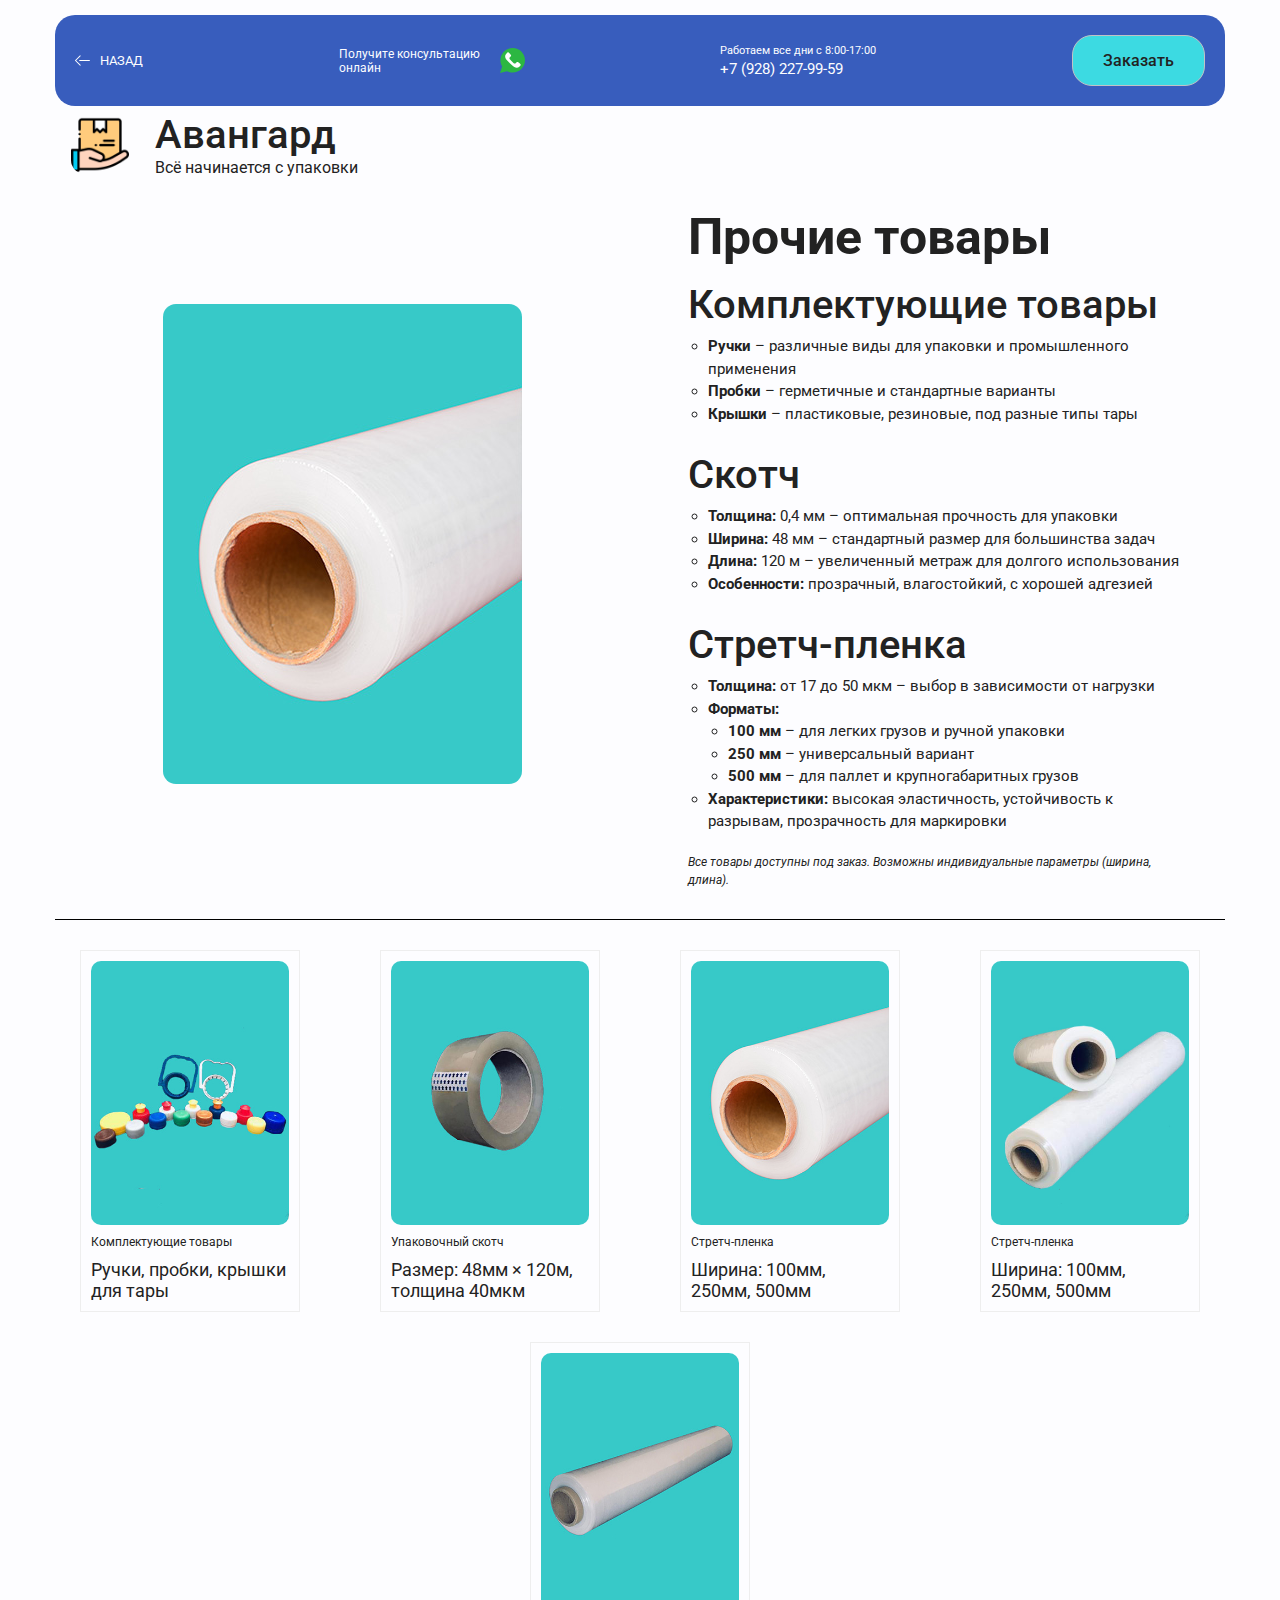
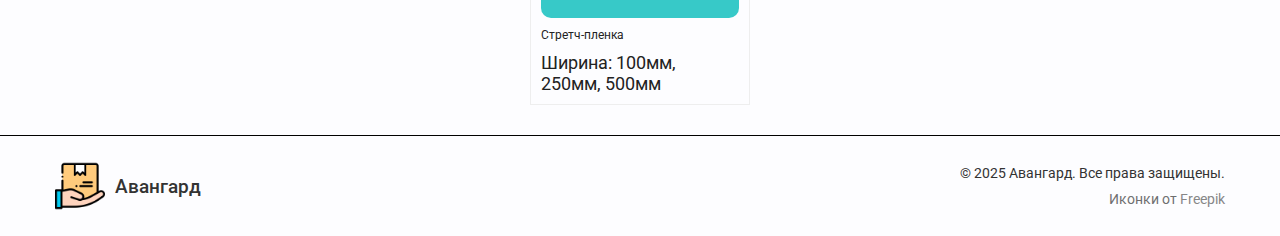
<file: other.html>
<!DOCTYPE html>
<html lang="ru">

<head>
    <meta charset="UTF-8" />
    <meta http-equiv="X-UA-Compatible" content="IE=edge" />
    <meta name="viewport" content="width=device-width, initial-scale=1.0" />
    <title>Стартовый шаблон</title>
    <link rel="stylesheet" href="./css/main.css" />
</head>

<body>
    <header class="header">
        <div class="container">
            <div class="header__wrapper">

                <div class="header-top">



    <nav class="header-nav">
        <a class="header-link--back" href="index.html">
            <img src="./img/icons/back.svg" alt="Кнопка 'Назад' для возвращения на главную стрицу">
            Назад</a>
    </nav>

    <div class="header-messenger">
        <p>Получите консультацию <br>онлайн</p>

        <a target="_blank" href="https://wtsp.cc/79282279959">
            <img loading="lazy" src="./img/icons/whatsapp.svg" alt="">
        </a>

    </div>

    <div class="phone">
        <div class="phone__label">Работаем все дни с 8:00-17:00</div>
        <a class="phone__tel" href="tel:+79282279959">+7 (928) 227-99-59</a>
    </div>

    <a class="callback__link button header-callback" data-fancybox href="#hidden">Заказать</a>

    <div style="display: none;" id="hidden">
        <div class="form-intro">
            <h2 class="form-title">Заказать звонок</h2>
            <p class="form-description">
                Заполните форму ниже, и мы свяжемся с вами как можно скорее.
            </p>
        </div>

        <form class="form-order" action="https://api.web3forms.com/submit" method="POST">
            <input type="hidden" name="access_key" value="YOUR_ACCESS_KEY_HERE" />

            <div class="form-group-container">
                <div class="form-group">
                    <label for="name" class="form-label">Введите ваше имя
                        <span class="required">*</span>
                    </label>
                    <input id="name" name="name" class="form-input" placeholder="Алексей" type="text" required />
                </div>
                <div class="form-group">
                    <label for="email" class="form-label">Email
                        <span class="required">*</span>
                    </label>
                    <input id="email" name="email" class="form-input" placeholder="email@mail.ru" type="email"
                        required />
                </div>
                <div class="form-group">
                    <label for="phone" class="form-label">Телефон
                        <span class="required">*</span>
                    </label>
                    <input id="phone" name="phone" class="form-input" placeholder="+7 (999) 216 153 99" type="text"
                        required />
                </div>
                <div class="form-group">
                    <label for="message" class="form-label">Сообщение</label>
                    <textarea class="form-textarea" id="message" name="message"
                        placeholder="Напишите нам сообщение, если есть что добавить"></textarea>
                </div>

                <label class="checkbox">
                    <input name="policy" required type="checkbox" class="checkbox__real" id="policy" />
                    <div class="checkbox__text">
                        С <a href="https://google.com" target="_blank">политикой конфеденциальности</a> ознакомлен
                    </div>
                </label>

            </div>

            <button id="submitForm" class="form-submit" type="submit">Send Message</button>
        </form>
    </div>

</div>

                <div class="header-bot">
    <div class="logo">
        <img id="logo" loading="lazy" src="./img/logo.png" alt="Логотип компании Авангард">
        <div>
            <h2>Авангард</h2>
            <p class="logo-label">
                Всё начинается с упаковки
            </p>
        </div>
    </div>

</div>

            </div>
        </div>
    </header>

    <main>
        <section class="product">
            <div class="container">

                <div class="product__wrapper">
                    <div class="product-content">

                        <div class="product-img">
                            <img loading="lazy" src="./img/catalog/other/stretch-01.jpg" alt="">
                        </div>



                        <div class="product-description">
                            <h1>Прочие товары</h1>

                            <div class="product-section">
                                <h2>Комплектующие товары</h2>
                                <ul>
                                    <li><strong>Ручки</strong> – различные виды для упаковки и промышленного применения
                                    </li>
                                    <li><strong>Пробки</strong> – герметичные и стандартные варианты</li>
                                    <li><strong>Крышки</strong> – пластиковые, резиновые, под разные типы тары</li>
                                </ul>
                            </div>

                            <div class="product-section">
                                <h2>Скотч</h2>
                                <ul>
                                    <li><strong>Толщина:</strong> 0,4 мм – оптимальная прочность для упаковки</li>
                                    <li><strong>Ширина:</strong> 48 мм – стандартный размер для большинства задач</li>
                                    <li><strong>Длина:</strong> 120 м – увеличенный метраж для долгого использования
                                    </li>
                                    <li><strong>Особенности:</strong> прозрачный, влагостойкий, с хорошей адгезией</li>
                                </ul>
                            </div>

                            <div class="product-section">
                                <h2>Стретч-пленка</h2>
                                <ul>
                                    <li><strong>Толщина:</strong> от 17 до 50 мкм – выбор в зависимости от нагрузки</li>
                                    <li><strong>Форматы:</strong>
                                        <ul>
                                            <li><strong>100 мм</strong> – для легких грузов и ручной упаковки</li>
                                            <li><strong>250 мм</strong> – универсальный вариант</li>
                                            <li><strong>500 мм</strong> – для паллет и крупногабаритных грузов</li>
                                        </ul>
                                    </li>
                                    <li><strong>Характеристики:</strong> высокая эластичность, устойчивость к разрывам,
                                        прозрачность для маркировки</li>
                                </ul>
                            </div>

                            <p class="note">Все товары доступны под заказ. Возможны индивидуальные параметры (ширина,
                                длина).</p>
                        </div>
                    </div>

                    <div class="product__wrapper-line"></div>


                    <ul class="product-list" id="productList">
                        <!-- Здесь будет динамически созданный список товаров -->
                    </ul>

                    <script>
                        const catalogData = {
                            "catalog": [
                                {
                                    "id": "item-4",
                                    "link": "other.html",
                                    "items": [
                                        {
                                            "img": "other/lids.jpg",
                                            "title": "Комплектующие товары",
                                            "description": "Ручки, пробки, крышки для тары"
                                        },
                                        {
                                            "img": "other/scotch.jpg",
                                            "title": "Упаковочный скотч",
                                            "description": "Размер: 48мм × 120м, толщина 40мкм"
                                        },
                                        {
                                            "img": "other/stretch-01.jpg",
                                            "title": "Стретч-пленка",
                                            "description": "Ширина: 100мм, 250мм, 500мм"
                                        },
                                        {
                                            "img": "other/stretch-02.jpg",
                                            "title": "Стретч-пленка",
                                            "description": "Ширина: 100мм, 250мм, 500мм"
                                        },
                                        {
                                            "img": "other/stretch-03.jpg",
                                            "title": "Стретч-пленка",
                                            "description": "Ширина: 100мм, 250мм, 500мм"
                                        }
                                    ]
                                }
                            ]
                        };

                        function createProductListMarkup() {
                            const productList = document.getElementById('productList');
                            const items = catalogData.catalog[0].items; // Доступ напрямую к items первой (и единственной) категории

                            productList.innerHTML = ''; // Очистка списка перед добавлением новых элементов

                            items.forEach(product => {
                                const productItem = document.createElement('li');
                                productItem.className = 'product-list__item';

                                productItem.innerHTML = `
                                    <div class="product-list__img">
                                        <img loading="lazy" src="./img/catalog/${product.img}" alt="${product.description}">
                                    </div>
                                    <div class="product-list__content">
                                        <h4>${product.title}</h4>
                                        <p>${product.description}</p>
                                    </div>
                                `;

                                productList.appendChild(productItem);
                            });
                        }

                        // Пример использования: создаем разметку для первой (и единственной) категории в catalogData
                        createProductListMarkup();
                    </script>
                </div>
            </div>
        </section>

    </main>

    <footer class="footer">
	<div class="container">
		<div class="footer__wrapper">
			<div class="footer__logo">
				<img id="logo" loading="lazy" src="./img/logo.png" alt="Логотип компании Авангард">
				<h2>Авангард</h2>
			</div>

			<p class="footer__copyright">
				© 2025 Авангард. Все права защищены.

				<span class="footer__credits">
					Иконки от <a href="https://www.freepik.com" target="_blank" rel="noopener noreferrer">Freepik</a>
				</span>
			</p>
		</div>
	</div>
</footer>

    <script src="https://api-maps.yandex.ru/2.1/?apikey=a58693e5-1e8e-4308-8b3c-45bf0e2e603e&lang=ru_RU"
        type="text/javascript"></script>

    <script src="./js/index.bundle.js"></script>

</body>

</html>
</file>
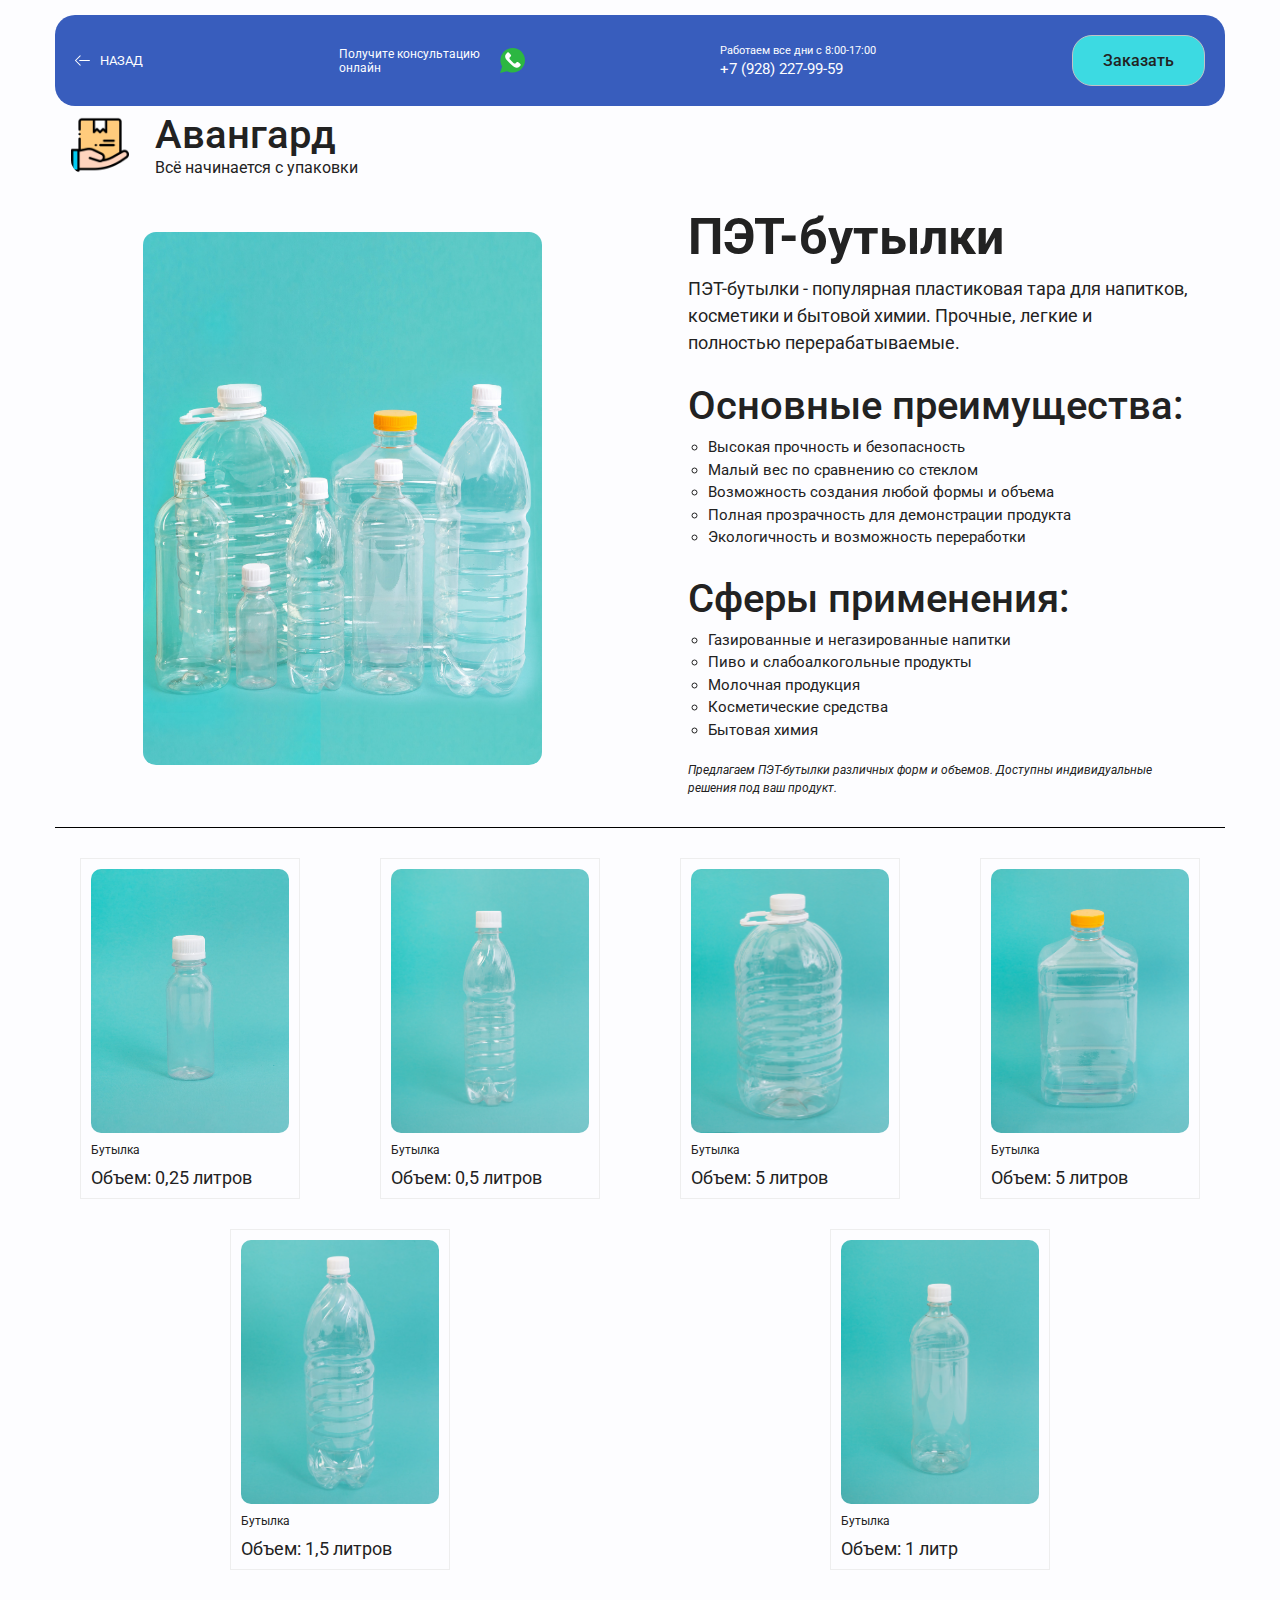
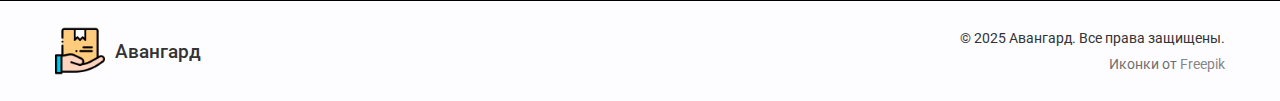
<file: pet-bottle.html>
<!DOCTYPE html>
<html lang="ru">

<head>
    <meta charset="UTF-8" />
    <meta http-equiv="X-UA-Compatible" content="IE=edge" />
    <meta name="viewport" content="width=device-width, initial-scale=1.0" />
    <title>Стартовый шаблон</title>
    <link rel="stylesheet" href="./css/main.css" />
</head>

<body>
    <header class="header">
        <div class="container">
            <div class="header__wrapper">

                <div class="header-top">



    <nav class="header-nav">
        <a class="header-link--back" href="index.html">
            <img src="./img/icons/back.svg" alt="Кнопка 'Назад' для возвращения на главную стрицу">
            Назад</a>
    </nav>

    <div class="header-messenger">
        <p>Получите консультацию <br>онлайн</p>

        <a target="_blank" href="https://wtsp.cc/79282279959">
            <img loading="lazy" src="./img/icons/whatsapp.svg" alt="">
        </a>

    </div>

    <div class="phone">
        <div class="phone__label">Работаем все дни с 8:00-17:00</div>
        <a class="phone__tel" href="tel:+79282279959">+7 (928) 227-99-59</a>
    </div>

    <a class="callback__link button header-callback" data-fancybox href="#hidden">Заказать</a>

    <div style="display: none;" id="hidden">
        <div class="form-intro">
            <h2 class="form-title">Заказать звонок</h2>
            <p class="form-description">
                Заполните форму ниже, и мы свяжемся с вами как можно скорее.
            </p>
        </div>

        <form class="form-order" action="https://api.web3forms.com/submit" method="POST">
            <input type="hidden" name="access_key" value="YOUR_ACCESS_KEY_HERE" />

            <div class="form-group-container">
                <div class="form-group">
                    <label for="name" class="form-label">Введите ваше имя
                        <span class="required">*</span>
                    </label>
                    <input id="name" name="name" class="form-input" placeholder="Алексей" type="text" required />
                </div>
                <div class="form-group">
                    <label for="email" class="form-label">Email
                        <span class="required">*</span>
                    </label>
                    <input id="email" name="email" class="form-input" placeholder="email@mail.ru" type="email"
                        required />
                </div>
                <div class="form-group">
                    <label for="phone" class="form-label">Телефон
                        <span class="required">*</span>
                    </label>
                    <input id="phone" name="phone" class="form-input" placeholder="+7 (999) 216 153 99" type="text"
                        required />
                </div>
                <div class="form-group">
                    <label for="message" class="form-label">Сообщение</label>
                    <textarea class="form-textarea" id="message" name="message"
                        placeholder="Напишите нам сообщение, если есть что добавить"></textarea>
                </div>

                <label class="checkbox">
                    <input name="policy" required type="checkbox" class="checkbox__real" id="policy" />
                    <div class="checkbox__text">
                        С <a href="https://google.com" target="_blank">политикой конфеденциальности</a> ознакомлен
                    </div>
                </label>

            </div>

            <button id="submitForm" class="form-submit" type="submit">Send Message</button>
        </form>
    </div>

</div>

                <div class="header-bot">
    <div class="logo">
        <img id="logo" loading="lazy" src="./img/logo.png" alt="Логотип компании Авангард">
        <div>
            <h2>Авангард</h2>
            <p class="logo-label">
                Всё начинается с упаковки
            </p>
        </div>
    </div>

</div>

            </div>
        </div>
    </header>

    <main>
        <section class="product">
            <div class="container">

                <div class="product__wrapper">
                    <div class="product-content">

                        <div class="product-img">
                            <img loading="lazy" src="./img/catalog/pet-bottle/main.jpg" alt="">
                        </div>

                        <div class="product-description">
                            <h1>ПЭТ-бутылки</h1>

                            <div class="product-section">
                                <p>ПЭТ-бутылки - популярная пластиковая тара для напитков, косметики и бытовой химии.
                                    Прочные, легкие и полностью перерабатываемые.</p>
                            </div>

                            <div class="product-section">
                                <h2>Основные преимущества:</h2>
                                <ul>
                                    <li>Высокая прочность и безопасность</li>
                                    <li>Малый вес по сравнению со стеклом</li>
                                    <li>Возможность создания любой формы и объема</li>
                                    <li>Полная прозрачность для демонстрации продукта</li>
                                    <li>Экологичность и возможность переработки</li>
                                </ul>
                            </div>

                            <div class="product-section">
                                <h2>Сферы применения:</h2>
                                <ul>
                                    <li>Газированные и негазированные напитки</li>
                                    <li>Пиво и слабоалкогольные продукты</li>
                                    <li>Молочная продукция</li>
                                    <li>Косметические средства</li>
                                    <li>Бытовая химия</li>
                                </ul>
                            </div>

                            <p class="note">Предлагаем ПЭТ-бутылки различных форм и объемов. Доступны индивидуальные
                                решения под ваш продукт.</p>
                        </div>
                    </div>

                    <div class="product__wrapper-line"></div>


                    <ul class="product-list" id="productList">
                        <!-- Здесь будет динамически созданный список товаров -->
                    </ul>

                    <script>
                        const catalogData = {
                            "catalog": [
                                {
                                    "id": "item-2",
                                    "link": "pet-bottle.html",
                                    "items": [
                                        {
                                            "img": "pet-bottle/01.jpg",
                                            "title": "Бутылка",
                                            "description": "Объем: 0,25 литров"
                                        },
                                        {
                                            "img": "pet-bottle/02.jpg",
                                            "title": "Бутылка",
                                            "description": "Объем: 0,5 литров"
                                        },
                                        {
                                            "img": "pet-bottle/03.jpg",
                                            "title": "Бутылка",
                                            "description": "Объем: 5 литров"
                                        },
                                        {
                                            "img": "pet-bottle/04.jpg",
                                            "title": "Бутылка",
                                            "description": "Объем: 5 литров"
                                        },
                                        {
                                            "img": "pet-bottle/05.jpg",
                                            "title": "Бутылка",
                                            "description": "Объем: 1,5 литров"
                                        },
                                        {
                                            "img": "pet-bottle/06.jpg",
                                            "title": "Бутылка",
                                            "description": "Объем: 1 литр"
                                        },
                                    ]
                                },
                            ]
                        };

                        function createProductListMarkup() {
                            const productList = document.getElementById('productList');
                            const items = catalogData.catalog[0].items; // Доступ напрямую к items первой (и единственной) категории

                            productList.innerHTML = ''; // Очистка списка перед добавлением новых элементов

                            items.forEach(product => {
                                const productItem = document.createElement('li');
                                productItem.className = 'product-list__item';

                                productItem.innerHTML = `
                                    <div class="product-list__img">
                                        <img loading="lazy" src="./img/catalog/${product.img}" alt="${product.description}">
                                    </div>
                                    <div class="product-list__content">
                                        <h4>${product.title}</h4>
                                        <p>${product.description}</p>
                                    </div>
                                `;

                                productList.appendChild(productItem);
                            });
                        }

                        // Пример использования: создаем разметку для первой (и единственной) категории в catalogData
                        createProductListMarkup();
                    </script>
                </div>
            </div>
        </section>

    </main>

    <footer class="footer">
	<div class="container">
		<div class="footer__wrapper">
			<div class="footer__logo">
				<img id="logo" loading="lazy" src="./img/logo.png" alt="Логотип компании Авангард">
				<h2>Авангард</h2>
			</div>

			<p class="footer__copyright">
				© 2025 Авангард. Все права защищены.

				<span class="footer__credits">
					Иконки от <a href="https://www.freepik.com" target="_blank" rel="noopener noreferrer">Freepik</a>
				</span>
			</p>
		</div>
	</div>
</footer>

    <script src="https://api-maps.yandex.ru/2.1/?apikey=a58693e5-1e8e-4308-8b3c-45bf0e2e603e&lang=ru_RU"
        type="text/javascript"></script>

    <script src="./js/index.bundle.js"></script>

</body>

</html>
</file>
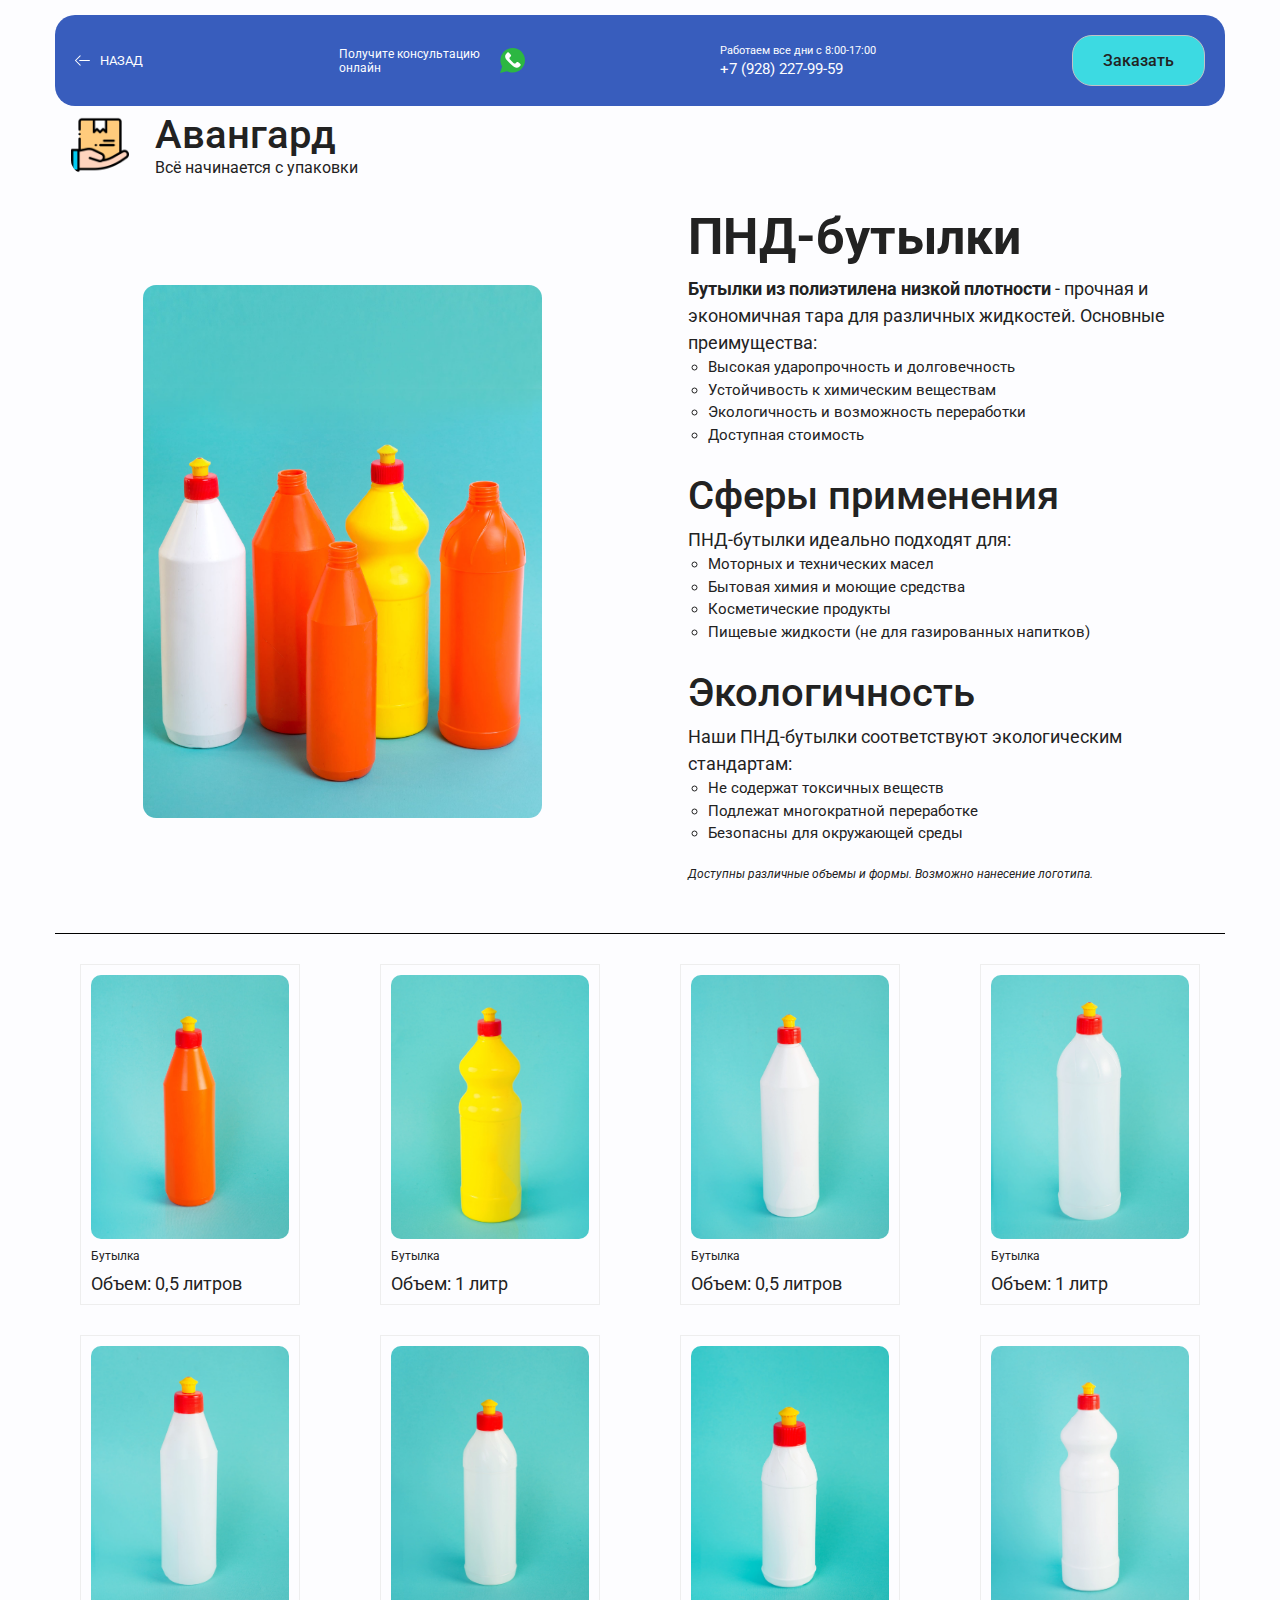
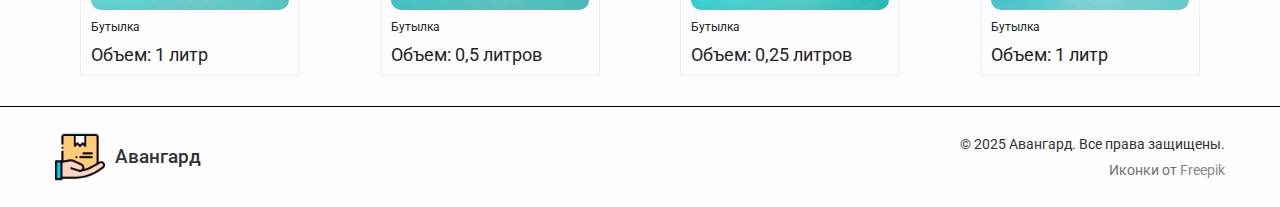
<file: pnd-bottle.html>
<!DOCTYPE html>
<html lang="ru">

<head>
    <meta charset="UTF-8" />
    <meta http-equiv="X-UA-Compatible" content="IE=edge" />
    <meta name="viewport" content="width=device-width, initial-scale=1.0" />
    <title>Стартовый шаблон</title>
    <link rel="stylesheet" href="./css/main.css" />
</head>

<body>
    <header class="header">
        <div class="container">
            <div class="header__wrapper">

                <div class="header-top">



    <nav class="header-nav">
        <a class="header-link--back" href="index.html">
            <img src="./img/icons/back.svg" alt="Кнопка 'Назад' для возвращения на главную стрицу">
            Назад</a>
    </nav>

    <div class="header-messenger">
        <p>Получите консультацию <br>онлайн</p>

        <a target="_blank" href="https://wtsp.cc/79282279959">
            <img loading="lazy" src="./img/icons/whatsapp.svg" alt="">
        </a>

    </div>

    <div class="phone">
        <div class="phone__label">Работаем все дни с 8:00-17:00</div>
        <a class="phone__tel" href="tel:+79282279959">+7 (928) 227-99-59</a>
    </div>

    <a class="callback__link button header-callback" data-fancybox href="#hidden">Заказать</a>

    <div style="display: none;" id="hidden">
        <div class="form-intro">
            <h2 class="form-title">Заказать звонок</h2>
            <p class="form-description">
                Заполните форму ниже, и мы свяжемся с вами как можно скорее.
            </p>
        </div>

        <form class="form-order" action="https://api.web3forms.com/submit" method="POST">
            <input type="hidden" name="access_key" value="YOUR_ACCESS_KEY_HERE" />

            <div class="form-group-container">
                <div class="form-group">
                    <label for="name" class="form-label">Введите ваше имя
                        <span class="required">*</span>
                    </label>
                    <input id="name" name="name" class="form-input" placeholder="Алексей" type="text" required />
                </div>
                <div class="form-group">
                    <label for="email" class="form-label">Email
                        <span class="required">*</span>
                    </label>
                    <input id="email" name="email" class="form-input" placeholder="email@mail.ru" type="email"
                        required />
                </div>
                <div class="form-group">
                    <label for="phone" class="form-label">Телефон
                        <span class="required">*</span>
                    </label>
                    <input id="phone" name="phone" class="form-input" placeholder="+7 (999) 216 153 99" type="text"
                        required />
                </div>
                <div class="form-group">
                    <label for="message" class="form-label">Сообщение</label>
                    <textarea class="form-textarea" id="message" name="message"
                        placeholder="Напишите нам сообщение, если есть что добавить"></textarea>
                </div>

                <label class="checkbox">
                    <input name="policy" required type="checkbox" class="checkbox__real" id="policy" />
                    <div class="checkbox__text">
                        С <a href="https://google.com" target="_blank">политикой конфеденциальности</a> ознакомлен
                    </div>
                </label>

            </div>

            <button id="submitForm" class="form-submit" type="submit">Send Message</button>
        </form>
    </div>

</div>

                <div class="header-bot">
    <div class="logo">
        <img id="logo" loading="lazy" src="./img/logo.png" alt="Логотип компании Авангард">
        <div>
            <h2>Авангард</h2>
            <p class="logo-label">
                Всё начинается с упаковки
            </p>
        </div>
    </div>

</div>

            </div>
        </div>
    </header>

    <main>
        <section class="product">
            <div class="container">

                <div class="product__wrapper">
                    <div class="product-content">

                        <div class="product-img">
                            <img loading="lazy" src="./img/catalog/pnd-bottle/main.jpg" alt="">
                        </div>

                        <div class="product-description">
                            <h1>ПНД-бутылки</h1>

                            <div class="product-section">
                                <p><strong>Бутылки из полиэтилена низкой плотности</strong> - прочная и экономичная тара
                                    для различных жидкостей. Основные преимущества:</p>
                                <ul>
                                    <li>Высокая ударопрочность и долговечность</li>
                                    <li>Устойчивость к химическим веществам</li>
                                    <li>Экологичность и возможность переработки</li>
                                    <li>Доступная стоимость</li>
                                </ul>
                            </div>

                            <div class="product-section">
                                <h2>Сферы применения</h2>
                                <p>ПНД-бутылки идеально подходят для:</p>
                                <ul>
                                    <li>Моторных и технических масел</li>
                                    <li>Бытовая химия и моющие средства</li>
                                    <li>Косметические продукты</li>
                                    <li>Пищевые жидкости (не для газированных напитков)</li>
                                </ul>
                            </div>

                            <div class="product-section">
                                <h2>Экологичность</h2>
                                <p>Наши ПНД-бутылки соответствуют экологическим стандартам:</p>
                                <ul>
                                    <li>Не содержат токсичных веществ</li>
                                    <li>Подлежат многократной переработке</li>
                                    <li>Безопасны для окружающей среды</li>
                                </ul>
                                <p class="note">Доступны различные объемы и формы. Возможно нанесение логотипа.</p>
                            </div>
                        </div>
                    </div>

                    <div class="product__wrapper-line"></div>

                    <ul class="product-list" id="productList">
                        <!-- Здесь будет динамически созданный список товаров -->
                    </ul>

                    <script type="module">
                        const catalogData = {
                            "catalog": [
                                {
                                    "id": "item-1",
                                    "link": "pnd-bottle.html",
                                    "items": [
                                        {
                                            "img": "./img/catalog/pnd-bottle/01.jpg",
                                            "title": "Бутылка",
                                            "description": "Объем: 0,5 литров"
                                        },
                                        {
                                            "img": "./img/catalog/pnd-bottle/02.jpg",
                                            "title": "Бутылка",
                                            "description": "Объем: 1 литр"
                                        },
                                        {
                                            "img": "./img/catalog/pnd-bottle/03.jpg",
                                            "title": "Бутылка",
                                            "description": "Объем: 0,5 литров"
                                        },
                                        {
                                            "img": "./img/catalog/pnd-bottle/04.jpg",
                                            "title": "Бутылка",
                                            "description": "Объем: 1 литр"
                                        },
                                        {
                                            "img": "./img/catalog/pnd-bottle/05.jpg",
                                            "title": "Бутылка",
                                            "description": "Объем: 1 литр"
                                        },
                                        {
                                            "img": "./img/catalog/pnd-bottle/06.jpg",
                                            "title": "Бутылка",
                                            "description": "Объем: 0,5 литров"
                                        },
                                        {
                                            "img": "./img/catalog/pnd-bottle/07.jpg",
                                            "title": "Бутылка",
                                            "description": "Объем: 0,25 литров"
                                        },
                                        {
                                            "img": "./img/catalog/pnd-bottle/08.jpg",
                                            "title": "Бутылка",
                                            "description": "Объем: 1 литр"
                                        }
                                    ]
                                },
                            ]
                        };

                        function createProductListMarkup() {
                            const productList = document.getElementById('productList');
                            const items = catalogData.catalog[0].items; // Доступ напрямую к items первой (и единственной) категории

                            productList.innerHTML = ''; // Очистка списка перед добавлением новых элементов

                            items.forEach(product => {
                                const productItem = document.createElement('li');
                                productItem.className = 'product-list__item';

                                productItem.innerHTML = `
                                    <div class="product-list__img">
                                        <img loading="lazy" src="${product.img}" alt="${product.description}">
                                    </div>
                                    <div class="product-list__content">
                                        <h4>${product.title}</h4>
                                        <p>${product.description}</p>
                                    </div>
                                `;

                                productList.appendChild(productItem);
                            });
                        }

                        // Пример использования: создаем разметку для первой (и единственной) категории в catalogData
                        createProductListMarkup();
                    </script>


                </div>

            </div>
        </section>



    </main>

    <footer class="footer">
	<div class="container">
		<div class="footer__wrapper">
			<div class="footer__logo">
				<img id="logo" loading="lazy" src="./img/logo.png" alt="Логотип компании Авангард">
				<h2>Авангард</h2>
			</div>

			<p class="footer__copyright">
				© 2025 Авангард. Все права защищены.

				<span class="footer__credits">
					Иконки от <a href="https://www.freepik.com" target="_blank" rel="noopener noreferrer">Freepik</a>
				</span>
			</p>
		</div>
	</div>
</footer>

    <script src="https://api-maps.yandex.ru/2.1/?apikey=a58693e5-1e8e-4308-8b3c-45bf0e2e603e&lang=ru_RU"
        type="text/javascript"></script>

    <script src="./js/index.bundle.js"></script>

</body>

</html>
</file>
<file: css/main.css>
@charset "UTF-8";
/* Base */
/* Reset and base styles  */
@import url("https://fonts.googleapis.com/css2?family=Roboto:ital,wght@0,100;0,300;0,400;0,500;0,700;0,900;1,100;1,300;1,400;1,500;1,700;1,900&display=swap");
* {
  padding: 0px;
  margin: 0px;
  border: none;
}

*,
*::before,
*::after {
  box-sizing: border-box;
}

/* Links */
a, a:link, a:visited {
  text-decoration: none;
}

a:hover {
  text-decoration: none;
}

/* Common */
aside, nav, footer, header, section, main {
  display: block;
}

h1, h2, h3, h4, h5, h6, p {
  font-size: inherit;
  font-weight: inherit;
}

ul, ul li {
  list-style: none;
}

img {
  vertical-align: top;
}

img, svg {
  max-width: 100%;
  height: auto;
}

address {
  font-style: normal;
}

/* Form */
input, textarea, button, select {
  font-family: inherit;
  font-size: inherit;
  color: inherit;
  background-color: transparent;
}

input::-ms-clear {
  display: none;
}

button, input[type=submit] {
  display: inline-block;
  box-shadow: none;
  background-color: transparent;
  background: none;
  cursor: pointer;
}

input:focus, input:active,
button:focus, button:active {
  outline: none;
}

button::-moz-focus-inner {
  padding: 0;
  border: 0;
}

label {
  cursor: pointer;
}

legend {
  display: block;
}

:root {
  --container-width: 1200px;
  --container-padding: 15px;
  --laptop-size: 1199px;
  --tablet-size: 959px;
  --mobile-size: 599px;
  --font-main: "Roboto", sans-serif;
  --font-accent: "Playfair Display", serif;
  --page-bg: #fdfdff;
  --text-color: #222;
  --accent: #3cdae2;
  --accent-gray: #c0c2c5;
  --page-main: #385dbd;
  --text-white: #fff;
  --text-color-lite: #fdfdff;
  --nm-color-modbtn-border: #1a1d21ec;
  --nm-color-border: #ffffff65;
}

.dark {
  --page-bg: #252526;
  --text-color: #fff;
  --nm-color-modbtn-border: #379634;
  --nm-color-border: #25252670;
}

html {
  scroll-behavior: smooth;
}

body {
  background-color: var(--page-bg);
  color: var(--text-color);
  font-family: var(--font-main);
  font-size: 12px;
}

.button {
  font-size: clamp(0.813rem, 0.744rem + 0.34vw, 1rem);
  padding: 15px 30px;
  border-radius: 19px;
  font-weight: 500;
}

h1 {
  font-size: clamp(2.188rem, 1.847rem + 1.7vw, 3.125rem);
  font-weight: 700;
}

h2 {
  font-size: clamp(1.875rem, 1.648rem + 1.14vw, 2.5rem);
  font-weight: 500;
}

h3 {
  font-size: clamp(1.063rem, 0.994rem + 0.34vw, 1.25rem);
  font-weight: 500;
}

h3 {
  font-size: clamp(1.063rem, 0.994rem + 0.34vw, 1.25rem);
  font-weight: 500;
}

.none {
  display: none !important;
}

.visually-hidden {
  position: absolute;
  width: 1px;
  height: 1px;
  margin: -1px;
  border: 0;
  padding: 0;
  white-space: nowrap;
  clip-path: inset(100%);
  clip: rect(0 0 0 0);
  overflow: hidden;
}

.no-scroll {
  overflow-y: hidden;
}

body.no-scroll {
  overflow: hidden;
}

body.mobile-nav--open {
  overflow: hidden;
}

.fade-in-element {
  opacity: 0;
  transform: translateY(20px);
  transition: opacity 0.6s ease-out, transform 0.6s ease-out;
}

.fade-in-element.visible {
  opacity: 1;
  transform: translateY(0);
}

.container {
  padding: 0 var(--container-padding);
  max-width: var(--container-width);
  margin: 0 auto;
}

.container-right {
  /* overflow-x: hidden; */
  padding-left: calc((100% - var(--container-width)) / 2 + var(--container-padding));
}
@media (max-width: var(--laptop-size)) {
  .container-right {
    padding-left: var(--container-padding);
  }
}

.container-left {
  /* overflow-x: hidden; */
  padding-right: calc((100% - var(--container-width)) / 2 + var(--container-padding));
}
@media (max-width: var(--laptop-size)) {
  .container-left {
    padding-right: var(--container-padding);
  }
}

html,
body {
  min-height: 100vh;
  display: flex;
  flex-direction: column;
}

.footer {
  margin-top: auto;
}

.footer {
  padding: 60px 0;
}

/* Blocks */
.about {
  padding-top: 120px;
}
@media (max-width: 980px) {
  .about {
    padding-top: 100px;
  }
}
@media (max-width: 769px) {
  .about {
    padding-top: 90px;
  }
}

.about-wrapper {
  padding: 30px;
  border-radius: 20px;
  position: relative;
  background: url("./../img/about/01.jpg") center/cover no-repeat;
  z-index: 1;
}

.about-wrapper::before {
  content: "";
  position: absolute;
  border-radius: 20px;
  top: 0;
  left: 0;
  height: 100%;
  width: 100%;
  background-color: #000;
  opacity: 0.5;
  z-index: 2;
}

.about-content {
  position: relative;
  z-index: 3;
  max-width: 600px;
  color: var(--text-color-lite);
  border-radius: 20px;
}
.about-content h2 {
  margin-bottom: 40px;
}
.about-content p {
  font-size: clamp(1rem, 0.909rem + 0.45vw, 1.25rem);
}
.about-content p + p {
  margin-top: 20px; /* Отступ сверху только для абзацев, следующих за другими абзацами */
}

.advantages {
  padding-top: 120px;
}
@media (max-width: 980px) {
  .advantages {
    padding-top: 100px;
  }
}
@media (max-width: 769px) {
  .advantages {
    padding-top: 90px;
  }
}
.advantages-credits {
  text-align: end;
  font-size: 12px;
  color: #999;
  margin-top: 15px;
}
.advantages-credits a {
  color: currentColor;
  text-decoration: none;
}
.advantages-credits a:hover {
  text-decoration: underline;
}

.advantages__wrapper p {
  font-size: clamp(0.813rem, 0.699rem + 0.57vw, 1.125rem);
}
@media (max-width: 749px) {
  .advantages__wrapper {
    text-align: center;
  }
}

.advantages__wrapper {
  display: flex;
  justify-content: space-between;
  align-items: center;
  flex-wrap: wrap;
  gap: 20px;
}
@media (max-width: 1120px) {
  .advantages__wrapper {
    justify-content: center;
  }
}

.advantages-block {
  max-width: 350px;
  width: 100%;
  height: 260px;
  display: flex;
  flex-direction: column;
  justify-content: flex-start;
  align-items: flex-start;
  gap: 20px;
  padding: 10px 20px;
  border-radius: 20px;
  border: 0.2rem solid #eee;
}
@media (max-width: 850px) {
  .advantages-block {
    height: 240px;
  }
}
@media (max-width: 749px) {
  .advantages-block {
    align-items: center;
    max-width: 100%;
    height: 170px;
    gap: 10px;
  }
}
.advantages-block img {
  width: 50px;
}

.catalog {
  padding-top: 120px;
}
@media (max-width: 980px) {
  .catalog {
    padding-top: 100px;
  }
}
@media (max-width: 769px) {
  .catalog {
    padding-top: 90px;
  }
}

.catalog-wrapper {
  position: relative;
  padding-top: 50px;
  display: flex;
  align-items: flex-start;
  justify-content: space-between;
  gap: 10px;
}
@media (max-width: 1103px) {
  .catalog-wrapper {
    flex-direction: column;
    align-items: center;
  }
}
.catalog-wrapper::after {
  content: "";
  position: absolute;
  background-image: url("./../img/catalog-bottle-bg.png");
  background-repeat: no-repeat;
  background-size: cover;
  width: 65px;
  height: 189px;
  bottom: 0;
  left: 5%;
  z-index: -1;
  transform: rotate(320deg);
}
.catalog-wrapper::before {
  content: "";
  position: absolute;
  background-image: url(./../img/waffle-bg.png);
  background-repeat: no-repeat;
  background-size: cover;
  width: 148px;
  height: 104px;
  top: -10%;
  right: 0;
  z-index: -1;
  transform: rotate(15deg);
}

.catalog-nav {
  width: 200px;
}
@media (max-width: 1103px) {
  .catalog-nav {
    width: 100%;
  }
}
.catalog-nav ul {
  display: flex;
  flex-direction: column;
  gap: 15px;
}
@media (max-width: 1103px) {
  .catalog-nav ul {
    flex-direction: row;
    justify-content: flex-start;
  }
}
@media (max-width: 1000px) {
  .catalog-nav ul {
    flex-wrap: wrap;
    gap: 10px;
  }
}
.catalog-nav ul li {
  font-size: clamp(1rem, 0.909rem + 0.45vw, 1.25rem);
  text-align: center;
  cursor: pointer;
  padding: 10px;
}
.catalog-nav ul li:hover {
  opacity: 0.7;
}

.catalog-item--active {
  border-radius: 20px;
  background-color: var(--accent);
  color: var(--text-color);
  border: 1px solid var(--accent-gray);
  -webkit-animation: scale-in-center 0.5s cubic-bezier(0.25, 0.46, 0.45, 0.94) both;
  animation: scale-in-center 0.5s cubic-bezier(0.25, 0.46, 0.45, 0.94) both;
}

.catalog-products {
  height: 100%;
  padding: 15px;
  border-radius: 20px;
  max-width: 975px;
  width: 100%;
}
@media (max-width: 1200px) {
  .catalog-products {
    max-width: 900px;
  }
}
@media (max-width: 1103px) {
  .catalog-products {
    max-width: 1000px;
  }
}

.catalog-product {
  position: relative;
}
.catalog-product__link {
  position: absolute;
  color: var(--text-color);
  background-color: var(--accent);
  bottom: 9%;
  left: 50%;
  transform: translateX(-50%);
  z-index: 10;
  border: 1px solid var(--accent-gray);
}

.catalog-content__blocks {
  height: 500px;
  width: 100%;
  -webkit-animation: swing-in-top-fwd 0.5s cubic-bezier(0.175, 0.885, 0.32, 1.275) both;
  animation: swing-in-top-fwd 0.5s cubic-bezier(0.175, 0.885, 0.32, 1.275) both;
}
@media (max-width: 500px) {
  .catalog-content__blocks {
    height: 460px;
  }
}

@-webkit-keyframes swing-in-top-fwd {
  0% {
    -webkit-transform: rotateX(-100deg);
    transform: rotateX(-100deg);
    -webkit-transform-origin: top;
    transform-origin: top;
    opacity: 0;
  }
  100% {
    -webkit-transform: rotateX(0deg);
    transform: rotateX(0deg);
    -webkit-transform-origin: top;
    transform-origin: top;
    opacity: 1;
  }
}
@keyframes swing-in-top-fwd {
  0% {
    -webkit-transform: rotateX(-100deg);
    transform: rotateX(-100deg);
    -webkit-transform-origin: top;
    transform-origin: top;
    opacity: 0;
  }
  100% {
    -webkit-transform: rotateX(0deg);
    transform: rotateX(0deg);
    -webkit-transform-origin: top;
    transform-origin: top;
    opacity: 1;
  }
}
.catalog-content__block {
  padding: 10px;
  border: 0.1rem solid #eee;
  max-width: 220px;
  display: flex;
  flex-direction: column;
  gap: 10px;
  max-height: 385px;
  height: 100%;
}
.catalog-content__block h4 {
  font-size: clamp(1.063rem, 0.994rem + 0.34vw, 1.25rem);
}
.catalog-content__block p {
  font-size: clamp(0.813rem, 0.744rem + 0.34vw, 1rem);
}

.catalog-slider {
  height: 100%;
}

.catalog-slide {
  display: flex !important;
  justify-content: center;
  align-items: flex-start;
}

.catalog-swiper {
  height: 100%;
}

.swiper-wrapper {
  padding: 0 !important;
  gap: 0 !important;
}

@-webkit-keyframes scale-in-center {
  0% {
    -webkit-transform: scale(0);
    transform: scale(0);
    opacity: 1;
  }
  100% {
    -webkit-transform: scale(1);
    transform: scale(1);
    opacity: 1;
  }
}
@keyframes scale-in-center {
  0% {
    -webkit-transform: scale(0);
    transform: scale(0);
    opacity: 1;
  }
  100% {
    -webkit-transform: scale(1);
    transform: scale(1);
    opacity: 1;
  }
}
.contacts {
  padding-top: 90px;
  padding-bottom: 40px;
}
@media (max-width: 980px) {
  .contacts {
    padding-top: 80px;
  }
}
@media (max-width: 769px) {
  .contacts {
    padding-top: 70px;
  }
}

.contacts__wrapper {
  display: flex;
  align-items: center;
  justify-content: space-between;
  gap: 50px;
  padding-top: 50px;
}
@media (max-width: 910px) {
  .contacts__wrapper {
    gap: 40px;
    flex-direction: column-reverse;
    align-items: center;
    padding-top: 40px;
  }
}
@media (max-width: 800px) {
  .contacts__wrapper {
    gap: 20px;
    padding-top: 30px;
  }
}

.contacts__content {
  max-width: 350px;
  display: flex;
  flex-direction: column;
  align-items: flex-start;
  gap: 15px;
  font-size: clamp(0.813rem, 0.744rem + 0.34vw, 1rem);
}
.contacts__content-social {
  width: 30px;
}
@media (max-width: 910px) {
  .contacts__content {
    margin-right: auto;
  }
}

.contacts-map {
  max-width: 750px;
  width: 100%;
  height: 300px;
  background-color: #c2c2c2;
}

.footer {
  border-top: 1px solid #000;
  padding: 25px 0;
  font-size: 14px;
  color: #333;
}
.footer__wrapper {
  display: flex;
  flex-wrap: wrap;
  align-items: center;
  justify-content: space-between;
  gap: 20px;
}
.footer__logo {
  display: flex;
  align-items: center;
  gap: 10px;
}
.footer__logo img {
  width: 50px;
  height: auto;
}
.footer__logo h2 {
  margin: 0;
  font-size: 1.2rem;
}
.footer__copyright {
  margin: 0;
  display: flex;
  align-items: flex-end;
  gap: 10px;
  flex-direction: column;
  flex-wrap: wrap;
}
.footer__credits {
  opacity: 0.7;
  transition: opacity 0.3s ease;
}
.footer__credits a {
  color: #555;
  text-decoration: none;
}
.footer__credits a:hover {
  color: #000;
  text-decoration: underline;
}

@media (max-width: 768px) {
  .footer__wrapper {
    flex-direction: column;
    text-align: center;
    gap: 10px;
  }
  .footer__copyright {
    flex-direction: column;
  }
}
.form-main {
  padding-top: 120px;
}
@media (max-width: 980px) {
  .form-main {
    padding-top: 100px;
  }
}
@media (max-width: 769px) {
  .form-main {
    padding-top: 90px;
  }
}

.form-intro > * + * {
  margin-top: 1rem;
}

.form-container {
  max-width: 800px;
  margin: 0 auto;
  position: relative;
}

.form-container::after {
  content: "";
  position: absolute;
  background-image: url("./../img/form-bottle-bg.png");
  background-repeat: no-repeat;
  background-size: cover;
  width: 50px;
  height: 120px;
  bottom: 5%;
  right: 0%;
  z-index: -1;
  transform: rotate(35deg);
}

.form-description {
  color: rgb(107, 114, 128);
}

.form-order {
  margin: 0 auto;
  width: 100%;
  padding: 15px;
  border-radius: 20px;
}

.form-group-container {
  display: grid;
  gap: 1rem;
  margin-top: 2rem;
}

.form-group {
  display: flex;
  flex-direction: column;
}

.form-label {
  margin-bottom: 0.5rem;
}

.form-input,
.form-textarea {
  padding: 0.5rem;
  border: 1px solid #c0c2c5;
  display: flex;
  height: 2.5rem;
  width: 100%;
  border-radius: 0.375rem;
  line-height: 1.25rem;
}

.form-input::placeholder,
.form-textarea:focus-visible {
  color: #6b7280;
}

.form-input:focus-visible,
.form-textarea:focus-visible {
  outline: 2px solid #2563eb;
  outline-offset: 2px;
}

.form-textarea {
  min-height: 120px;
}

.form-submit {
  width: 100%;
  margin-top: 1.2rem;
  background-color: var(--accent);
  color: var(--text-color);
  padding: 13px 5px;
  border-radius: 0.375rem;
  border: 1px solid var(--accent-gray);
}

.checkbox {
  display: flex;
  align-items: center;
  gap: 10px;
  padding: 5px;
}

.checkbox:hover,
.checkbox.hovered {
  border: 1px solid #c4e7c4;
  border-radius: 4px;
  padding: 4px;
}

.required {
  color: red;
  margin-left: 0.2rem;
}

.header__wrapper {
  display: flex;
  flex-direction: column;
}
.header-content {
  width: 100%;
  height: 500px;
  position: relative;
}
.header-swiper {
  width: 100%;
  height: 100%;
  border-radius: 20px;
}
.header-slide {
  text-align: center;
  font-size: 18px;
  display: flex;
  justify-content: center;
  align-items: center;
  position: relative;
  z-index: 1;
  color: var(--text-color);
}
.header-slide__content {
  position: absolute;
  z-index: 3;
  bottom: 10%;
  padding: 20px;
  max-width: 500px;
  text-align: start;
  display: flex;
  flex-direction: column;
  align-items: flex-start;
  gap: 10px;
  background-color: var(--nm-color-border);
}
@media (max-width: 690px) {
  .header-slide__content {
    max-width: 350px;
  }
}
.header-slide__content p {
  font-size: clamp(0.938rem, 0.824rem + 0.57vw, 1.25rem);
}
.header-slide::before {
  content: "";
  position: absolute;
  top: 0;
  left: 0;
  height: 100%;
  width: 100%;
  background-color: #000;
  opacity: 0.2;
  z-index: 2;
}

.product {
  margin-bottom: 30px;
}
.product-section {
  margin-bottom: 20px;
}
.product-description {
  max-width: 500px;
  line-height: 1.5;
}
.product-description p {
  font-size: clamp(1rem, 0.955rem + 0.23vw, 1.125rem);
}
.product-description ul {
  padding-left: 20px;
  margin: 0;
}
.product-description ul li {
  font-size: clamp(0.75rem, 0.682rem + 0.34vw, 0.938rem);
  list-style: circle !important;
}
.product-description .note {
  font-size: 12px;
  font-style: italic;
  margin-top: 20px;
}

.product-content {
  display: grid;
  grid-template-columns: repeat(2, 1fr); /* 2 колонки, каждая с минимальной шириной 0 и максимальной 500px */
  justify-items: center;
  justify-content: space-around;
  align-items: center;
  gap: 20px;
}
@media (max-width: 600px) {
  .product-content {
    grid-template-columns: 1fr; /* Одна колонка на экранах шириной 600px и меньше */
  }
}

.product__wrapper {
  display: flex;
  flex-direction: column;
  gap: 30px;
}
.product__wrapper-line {
  width: 100%;
  height: 1px;
  background-color: black;
}

.product-list {
  display: flex;
  justify-content: space-around;
  flex-wrap: wrap;
  gap: 30px;
}
.product-list__item {
  padding: 10px;
  border: 0.1rem solid #eee;
  max-width: 220px;
  display: flex;
  flex-direction: column;
  gap: 10px;
}
.product-list__item p {
  margin-top: 10px;
  font-size: clamp(1rem, 0.955rem + 0.23vw, 1.125rem);
}
.product-list__img {
  max-width: 200px;
}
.product-list__img img {
  border-radius: 10px;
}

.product-img {
  max-width: 400px;
}
@media (max-width: 800px) {
  .product-img {
    max-width: 350px;
  }
}
@media (max-width: 600px) {
  .product-img {
    max-width: 250px;
  }
}
.product-img img {
  border-radius: 13px;
}

/* elements */
.dark-mode-btn {
  order: 9;
  position: relative;
  display: flex;
  width: 51px;
  height: 26px;
  padding: 5px;
  border-radius: 50px;
  background-color: var(--nm-color-modbtn-border);
}
@media (max-width: 650px) {
  .dark-mode-btn {
    order: 0;
  }
}

.dark-mode-btn::before {
  content: "";
  position: absolute;
  top: 1px;
  left: 1px;
  display: block;
  width: 24px;
  height: 24px;
  border-radius: 50%;
  background-color: var(--text-white);
  transition: left 0.2s ease-in;
}

.dark-mode-btn--active::before {
  left: 26px;
}

.dark-mode-btn__icon {
  position: relative;
  z-index: 9;
  left: 0;
  transition: left 0.2s ease-in;
}

.header-bot {
  padding: 110px 10px 20px 10px;
  display: flex;
  justify-content: space-between;
  align-items: center;
}
@media (max-width: 690px) {
  .header-bot {
    padding: 110px 0 10px 0;
  }
}

.logo {
  display: flex;
  align-items: center;
  gap: 20px;
}
.logo img {
  border-radius: 20px;
  padding: 6px;
  width: 70px;
}
.logo-label {
  font-size: 16px;
  font-weight: 400;
  text-align: left;
  margin-bottom: 3px;
}

.header-top {
  display: flex;
  justify-content: space-between;
  align-items: center;
  color: var(--text-color-lite);
  background-color: var(--page-main);
  border-radius: 20px;
  position: fixed; /* Фиксированное позиционирование */
  left: var(--container-padding);
  right: var(--container-padding); /* Вся ширина */
  top: 0; /* Положение сверху */
  z-index: 100;
  padding: 20px;
  max-width: 1170px;
  margin: 15px auto;
}

.header-nav ul {
  display: flex;
  justify-content: space-between;
  align-items: center;
  gap: 30px;
}
@media (max-width: 1000px) {
  .header-nav ul {
    gap: 20px;
  }
}
@media (max-width: 880px) {
  .header-nav ul {
    display: none;
  }
}
.header-nav a {
  font-size: clamp(0.688rem, 0.642rem + 0.23vw, 0.813rem);
  text-transform: uppercase;
  color: var(--text-color-lite);
}
.header-nav .header-link--back {
  display: flex;
  align-items: center;
  gap: 10px;
}
.header-nav .header-link--back img {
  width: 15px;
}

.header-messenger {
  display: flex;
  justify-content: space-between;
  align-items: center;
  gap: 20px;
}
.header-messenger a {
  width: 25px;
}
@media (max-width: 880px) {
  .header-messenger {
    gap: 10px;
  }
}
@media (max-width: 690px) {
  .header-messenger {
    display: none;
  }
}

@media (max-width: 400px) {
  .phone {
    display: none;
  }
}
.phone__label {
  font-size: 11px;
  text-align: right;
  margin-bottom: 3px;
}
.phone__tel {
  font-size: clamp(0.813rem, 0.767rem + 0.23vw, 0.938rem);
  text-transform: uppercase;
  color: var(--text-color-lite);
}

.header-callback {
  border-radius: 20px;
  border: 1px solid var(--accent-gray);
  background-color: var(--accent);
  color: var(--text-color);
}

.map:hover [class*=copyrights-pane] {
  opacity: 1;
}

/* Создать свою карту */
[class*=gototech] {
  display: none !important;
}

/* Baloon */
[class*=balloon__layout],
[class*=balloon__content] {
  background-color: var(--page-bg) !important;
  color: var(--text-color) !important;
}

[class*=balloon__tail]::after {
  background-color: var(--page-bg) !important;
}

[class*=balloon_layout_panel] {
  background-color: var(--page-bg) !important;
}

[class*=balloon__layout],
[class*=balloon__content] a {
  color: var(--nm-color-blue) !important;
}

.mobile-nav {
  position: fixed;
  top: -100%;
  width: 100%;
  right: 0;
  height: 100%;
  z-index: 101;
  display: flex;
  flex-direction: column;
  align-items: center;
  justify-content: center;
  padding-top: 40px;
  padding-bottom: 40px;
  background: var(--page-main);
  transition: all 0.2s ease-in;
}
.mobile-nav a {
  color: #fff;
}

.mobile-nav--open {
  top: 0;
}

.mobile-nav-link {
  display: flex;
  align-items: center;
  gap: 20px;
  position: absolute;
  bottom: 6%;
}
.mobile-nav-link img {
  width: 30px;
}

.mobile-nav .mobile-nav__list {
  display: flex;
  flex-direction: column;
  align-items: center;
  row-gap: 20px;
  font-size: 28px;
  text-transform: uppercase;
}
.mobile-nav .mobile-nav__list .active {
  opacity: 0.5;
}

.mobile-nav--close {
  position: absolute;
  width: 30px;
  top: 6%;
  left: 6%;
}

/* Nav Icon */
.mobile-nav-btn {
  --time: 0.1s;
  --width: 40px;
  --height: 30px;
  --line-height: 4px;
  --spacing: 6px;
  --color: #000;
  --radius: 4px;
  /* Fixed height and width */
  /* height: var(--height); */
  /* width: var(--width); */
  /* Dynamic height and width */
  height: calc(var(--line-height) * 3 + var(--spacing) * 2);
  width: var(--width);
  display: flex;
  justify-content: center;
  align-items: center;
}

.nav-icon {
  position: relative;
  width: var(--width);
  height: var(--line-height);
  background-color: var(--page-bg);
  border-radius: var(--radius);
}

.nav-icon::before,
.nav-icon::after {
  content: "";
  display: block;
  position: absolute;
  left: 0;
  width: var(--width);
  height: var(--line-height);
  border-radius: var(--radius);
  background-color: var(--page-bg);
  transition: transform var(--time) ease-in, top var(--time) linear var(--time);
}

.nav-icon::before {
  /* top: calc(var(--line-height) * -2); */
  top: calc(-1 * (var(--line-height) + var(--spacing)));
}

.nav-icon::after {
  /* top: calc(var(--line-height) * 2); */
  top: calc(var(--line-height) + var(--spacing));
}

.nav-icon.nav-icon--active {
  background-color: transparent;
}

.nav-icon.nav-icon--active::before,
.nav-icon.nav-icon--active::after {
  top: 0;
  transition: top var(--time) linear, transform var(--time) ease-in var(--time);
}

.nav-icon.nav-icon--active::before {
  transform: rotate(45deg);
}

.nav-icon.nav-icon--active::after {
  transform: rotate(-45deg);
}

/* Layout */
.mobile-nav-btn {
  display: none;
}

@media (max-width: 880px) {
  .mobile-nav-btn {
    display: block;
  }
}
/*# sourceMappingURL=[data-uri] */
</file>
